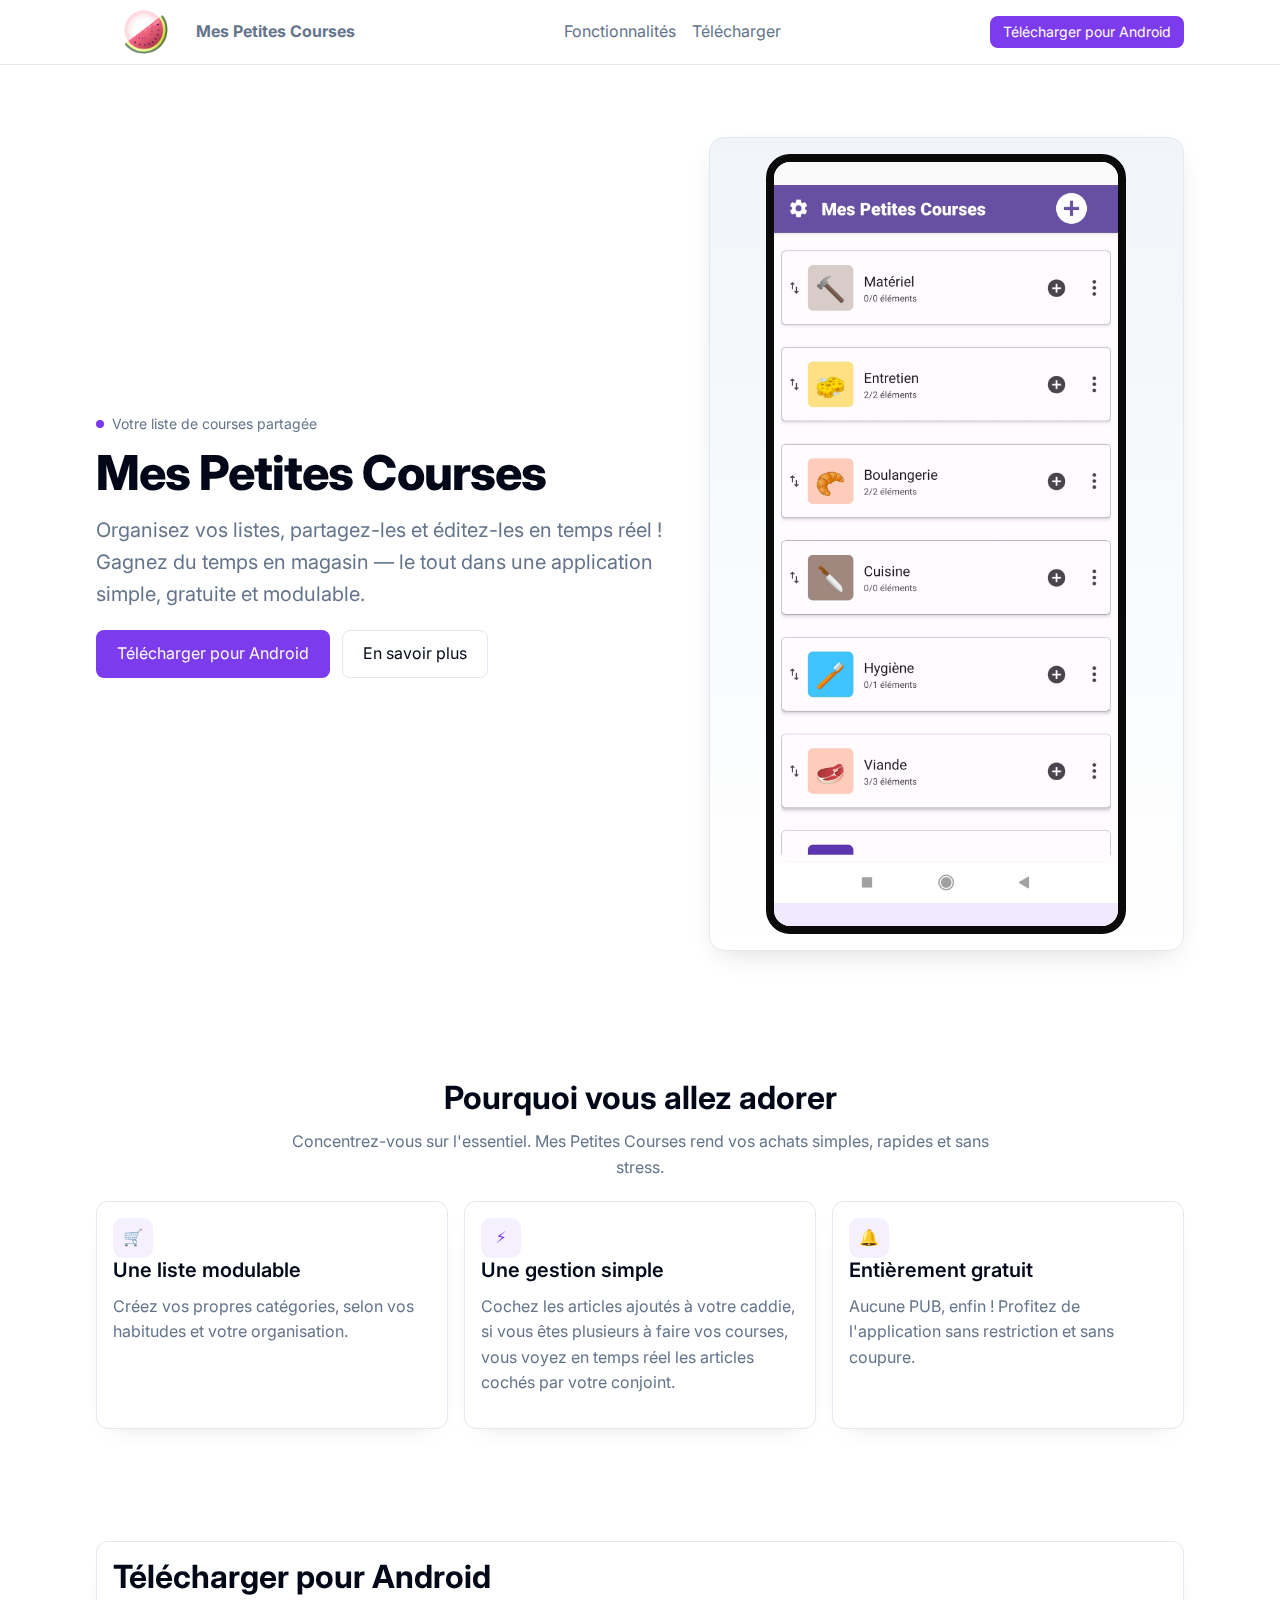
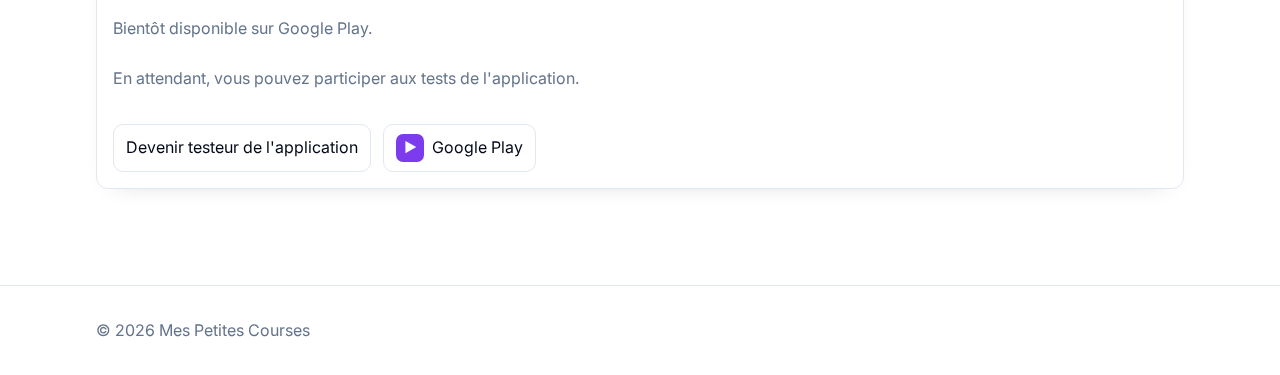
<file: index.html>
<!doctype html>
<html lang="fr">
<head>
  <meta charset="utf-8" />
  <meta name="viewport" content="width=device-width, initial-scale=1" />
  <title>Mes Petites Courses — Application Android</title>
  <meta name="description" content="Mes Petites Courses — Votre compagnon de courses simple, rapide et agréable." />
  <link rel="preconnect" href="https://fonts.googleapis.com">
  <link rel="preconnect" href="https://fonts.gstatic.com" crossorigin>
  <link href="https://fonts.googleapis.com/css2?family=Inter:wght@400;600;700;800&display=swap" rel="stylesheet">
  <link rel="stylesheet" href="./styles.css" />
  <script defer src="./include.js"></script>
</head>
<body>
  <div data-include="./comp-navbar.html"></div>
  <main>
    <div data-include="./comp-hero.html"></div>
    <div data-include="./comp-features.html"></div>
    <div data-include="./comp-download.html"></div>
  </main>
  <div data-include="./comp-footer.html"></div>
</body>
</html>
</file>
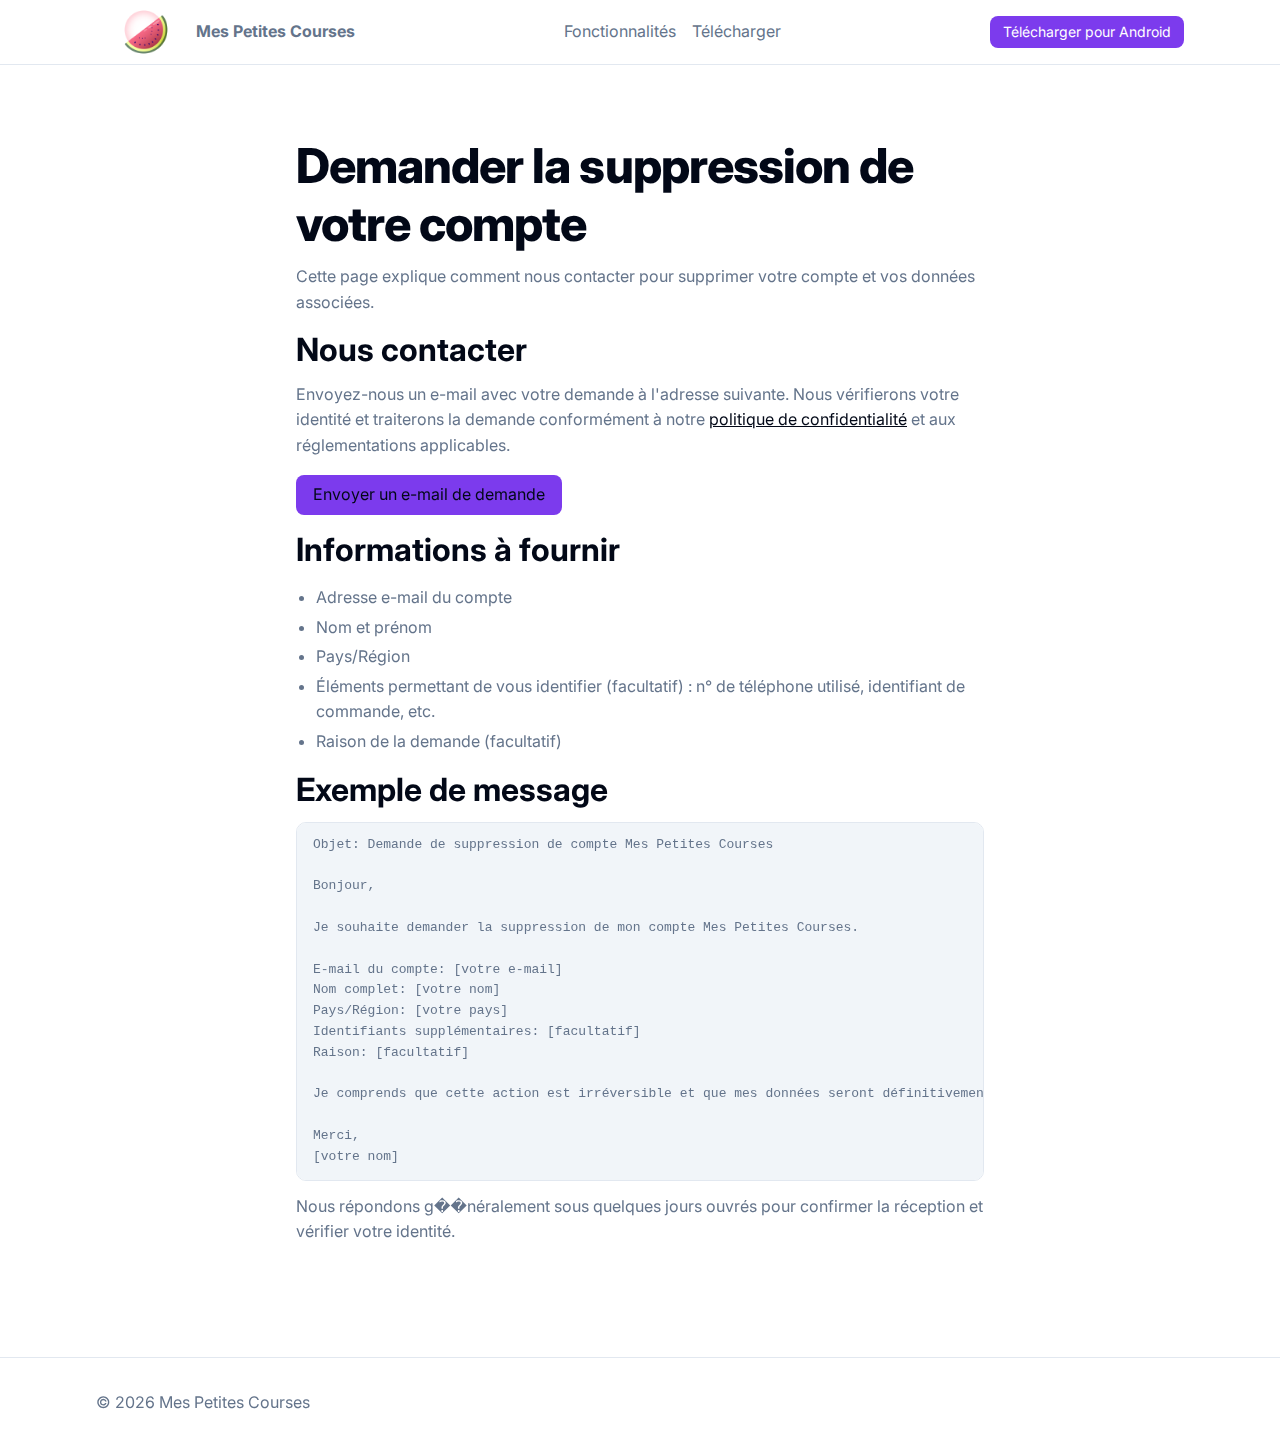
<file: contact-delete.html>
<!doctype html>
<html lang="fr">
<head>
  <meta charset="utf-8" />
  <meta name="viewport" content="width=device-width, initial-scale=1" />
  <title>Suppression de compte — Mes Petites Courses</title>
  <meta name="description" content="Contactez-nous pour demander la suppression de votre compte Mes Petites Courses conformément à notre politique de confidentialité." />
  <link rel="preconnect" href="https://fonts.googleapis.com">
  <link rel="preconnect" href="https://fonts.gstatic.com" crossorigin>
  <link href="https://fonts.googleapis.com/css2?family=Inter:wght@400;600;700;800&display=swap" rel="stylesheet">
  <link rel="stylesheet" href="./styles.css" />
  <script defer src="./include.js"></script>
</head>
<body>
  <div data-include="./comp-navbar.html"></div>

  <main class="section">
    <div class="container max-w-prose prose">
      <h1>Demander la suppression de votre compte</h1>
      <p class="muted">Cette page explique comment nous contacter pour supprimer votre compte et vos données associées.</p>

      <h2>Nous contacter</h2>
      <p>
        Envoyez-nous un e-mail avec votre demande à l'adresse suivante. Nous vérifierons votre identité et traiterons la demande conformément à notre
        <a href="./privacy.html">politique de confidentialité</a> et aux réglementations applicables.
      </p>
      <p>
        <a class="btn btn-primary" href="mailto:freelance.odienne@gmail.com?subject=Demande%20de%20suppression%20de%20compte%20Mes%20Petites%20Courses">
          Envoyer un e-mail de demande
        </a>
      </p>

      <h2>Informations à fournir</h2>
      <ul>
        <li>Adresse e-mail du compte</li>
        <li>Nom et prénom</li>
        <li>Pays/Région</li>
        <li>Éléments permettant de vous identifier (facultatif)&nbsp;: n° de téléphone utilisé, identifiant de commande, etc.</li>
        <li>Raison de la demande (facultatif)</li>
      </ul>

      <h2>Exemple de message</h2>
<pre>
Objet: Demande de suppression de compte Mes Petites Courses

Bonjour,

Je souhaite demander la suppression de mon compte Mes Petites Courses.

E-mail du compte: [votre e-mail]
Nom complet: [votre nom]
Pays/Région: [votre pays]
Identifiants supplémentaires: [facultatif]
Raison: [facultatif]

Je comprends que cette action est irréversible et que mes données seront définitivement supprimées.

Merci,
[votre nom]
</pre>

      <p class="muted">Nous répondons g��néralement sous quelques jours ouvrés pour confirmer la réception et vérifier votre identité.</p>
    </div>
  </main>

  <div data-include="./comp-footer.html"></div>
</body>
</html>
</file>
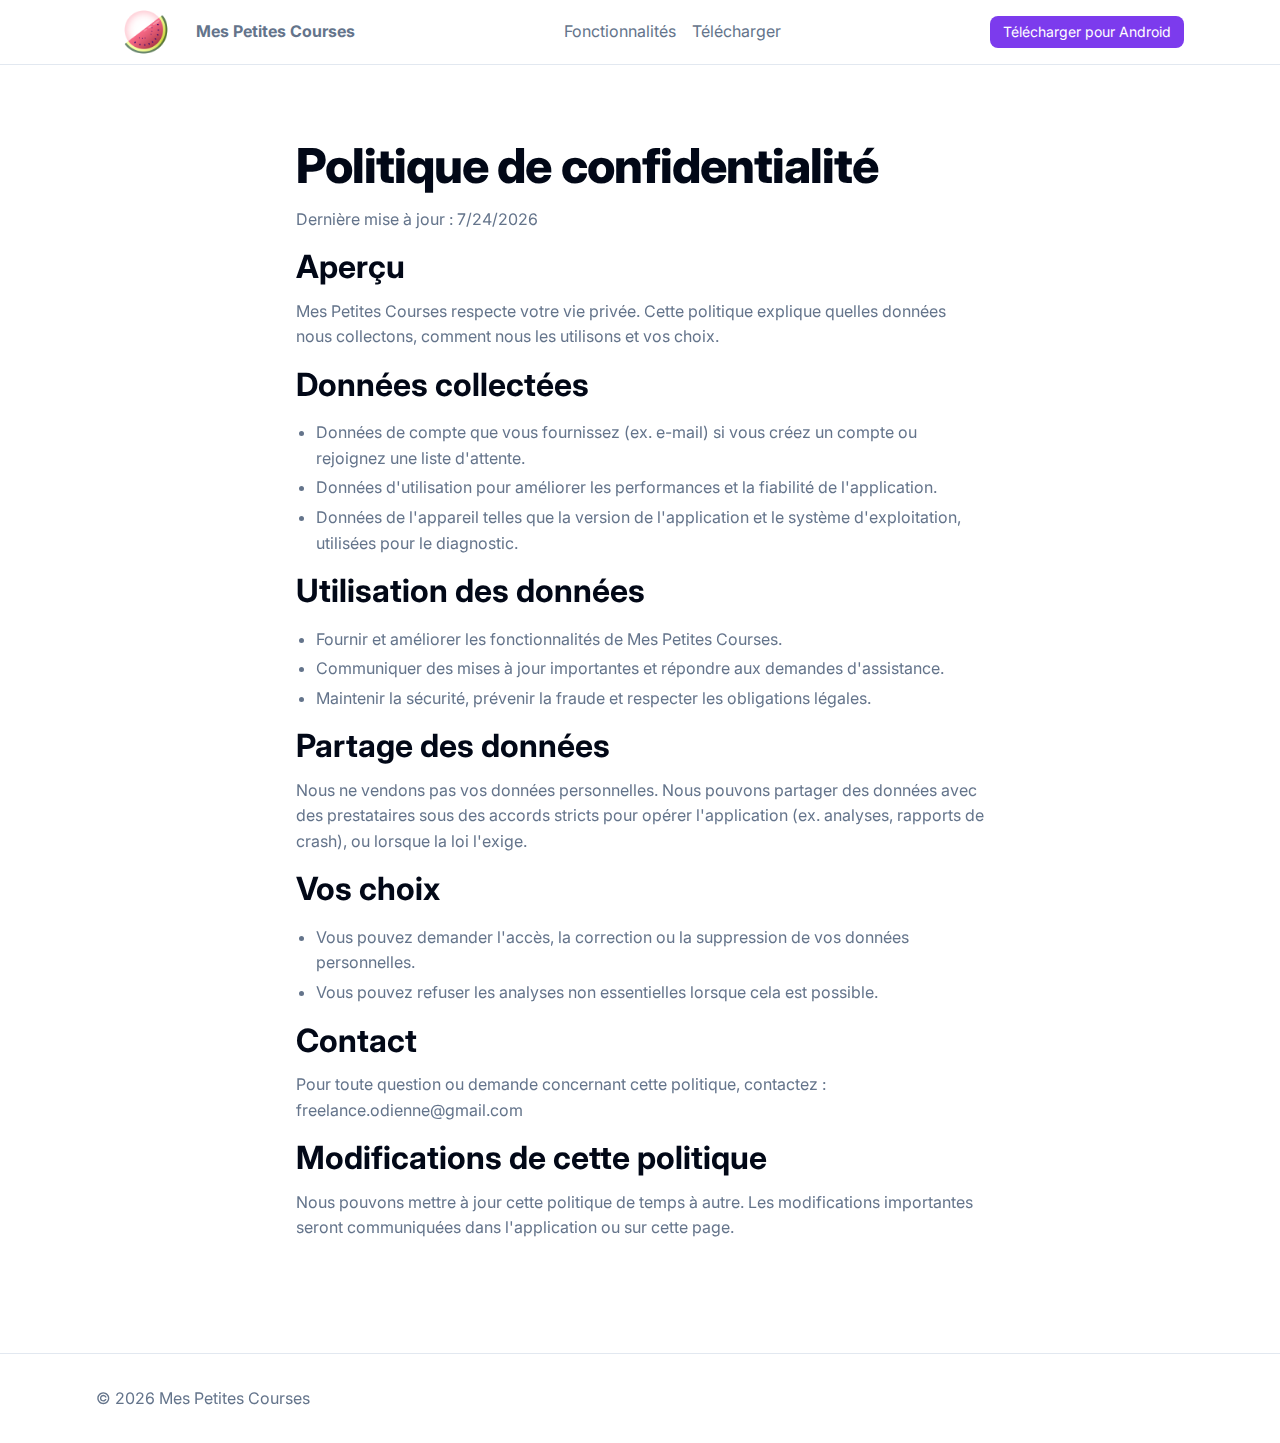
<file: privacy.html>
<!doctype html>
<html lang="fr">
<head>
  <meta charset="utf-8" />
  <meta name="viewport" content="width=device-width, initial-scale=1" />
  <title>Politique de confidentialité — Mes Petites Courses</title>
  <meta name="description" content="Politique de confidentialité de Mes Petites Courses." />
  <link rel="preconnect" href="https://fonts.googleapis.com">
  <link rel="preconnect" href="https://fonts.gstatic.com" crossorigin>
  <link href="https://fonts.googleapis.com/css2?family=Inter:wght@400;600;700;800&display=swap" rel="stylesheet">
  <link rel="stylesheet" href="./styles.css" />
  <script defer src="./include.js"></script>
</head>
<body>
  <div data-include="./comp-navbar.html"></div>

  <main class="section">
    <div class="container max-w-prose prose">
      <h1>Politique de confidentialité</h1>
      <p class="muted">Dernière mise à jour : <span id="last-updated"></span></p>

      <h2>Aperçu</h2>
      <p>Mes Petites Courses respecte votre vie privée. Cette politique explique quelles données nous collectons, comment nous les utilisons et vos choix.</p>

      <h2>Données collectées</h2>
      <ul>
        <li>Données de compte que vous fournissez (ex. e-mail) si vous créez un compte ou rejoignez une liste d'attente.</li>
        <li>Données d'utilisation pour améliorer les performances et la fiabilité de l'application.</li>
        <li>Données de l'appareil telles que la version de l'application et le système d'exploitation, utilisées pour le diagnostic.</li>
      </ul>

      <h2>Utilisation des données</h2>
      <ul>
        <li>Fournir et améliorer les fonctionnalités de Mes Petites Courses.</li>
        <li>Communiquer des mises à jour importantes et répondre aux demandes d'assistance.</li>
        <li>Maintenir la sécurité, prévenir la fraude et respecter les obligations légales.</li>
      </ul>

      <h2>Partage des données</h2>
      <p>Nous ne vendons pas vos données personnelles. Nous pouvons partager des données avec des prestataires sous des accords stricts pour opérer l'application (ex. analyses, rapports de crash), ou lorsque la loi l'exige.</p>

      <h2>Vos choix</h2>
      <ul>
        <li>Vous pouvez demander l'accès, la correction ou la suppression de vos données personnelles.</li>
        <li>Vous pouvez refuser les analyses non essentielles lorsque cela est possible.</li>
      </ul>

      <h2>Contact</h2>
      <p>Pour toute question ou demande concernant cette politique, contactez : freelance.odienne@gmail.com</p>

      <h2>Modifications de cette politique</h2>
      <p>Nous pouvons mettre à jour cette politique de temps à autre. Les modifications importantes seront communiquées dans l'application ou sur cette page.</p>
    </div>
  </main>

  <div data-include="./comp-footer.html"></div>
</body>
</html>
</file>
<file: styles.css>
/* Mes Petites Courses - Base Styles (shadcn-like tokens + light theme) */

/* CSS Variables inspired by shadcn/ui design tokens */
:root {
  --background: 0 0% 100%;
  --foreground: 222.2 84% 4.9%;

  --muted: 210 40% 96.1%;
  --muted-foreground: 215.4 16.3% 46.9%;

  --popover: 0 0% 100%;
  --popover-foreground: 222.2 84% 4.9%;

  --card: 0 0% 100%;
  --card-foreground: 222.2 84% 4.9%;

  --border: 214.3 31.8% 91.4%;
  --input: 214.3 31.8% 91.4%;

  /* Primary: deep purple */
  --primary: 262 83% 58%;
  --primary-foreground: 210 40% 98%;

  --secondary: 210 40% 96.1%;
  --secondary-foreground: 222.2 47.4% 11.2%;

  --accent: 210 40% 96.1%;
  --accent-foreground: 222.2 47.4% 11.2%;

  --destructive: 0 84.2% 60.2%;
  --destructive-foreground: 210 40% 98%;

  --ring: 262 83% 58%;
  --radius: 0.75rem; /* 12px */
}

/* Reset-ish */
* { box-sizing: border-box; }
html { -webkit-text-size-adjust: 100%; }
html, body { height: 100%; }
body {
  margin: 0;
  background-color: hsl(var(--background));
  color: hsl(var(--foreground));
  font-family: Inter, ui-sans-serif, system-ui, -apple-system, Segoe UI, Roboto, Helvetica, Arial, "Apple Color Emoji", "Segoe UI Emoji";
  line-height: 1.6;
}
img { max-width: 100%; height: auto; display: block; }
a { color: inherit; text-decoration: none; }
button { font: inherit; }

.container {
  max-width: 1120px;
  margin: 0 auto;
  padding: 0 1rem;
}

/* Typography */
h1, h2, h3 { line-height: 1.2; margin: 0 0 0.75rem; }
h1 { font-size: clamp(2rem, 1.2rem + 2.5vw, 3rem); font-weight: 800; letter-spacing: -0.02em; }
h2 { font-size: clamp(1.5rem, 1.1rem + 1.5vw, 2rem); font-weight: 700; }
h3 { font-size: 1.25rem; font-weight: 600; }
p { margin: 0 0 1rem; color: hsl(var(--muted-foreground)); }

.lead { font-size: clamp(1.05rem, 0.95rem + 0.5vw, 1.25rem); color: hsl(var(--muted-foreground)); }
.muted { color: hsl(var(--muted-foreground)); }

/* Navbar */
.navbar {
  position: sticky;
  top: 0;
  z-index: 30;
  background-color: hsl(var(--background));
  border-bottom: 1px solid hsl(var(--border));
  backdrop-filter: saturate(180%) blur(6px);
}
.navbar-inner {
  display: flex;
  align-items: center;
  justify-content: space-between;
  height: 64px;
}
.brand {
  display: inline-flex; align-items: center; font-weight: 700;
}
.brand .logo img {
  width: 100px; height: 100px; border-radius: 3px;
}
.nav-links { display: none; gap: 1rem; }
.nav-cta { display: none; }

@media (min-width: 768px) {
  .nav-links { display: inline-flex; }
  .nav-cta { display: inline-flex; }
}

.navbar a { color: hsl(var(--muted-foreground)); }
.navbar a:hover { color: hsl(var(--foreground)); }

/* Ensure primary button text in navbar is pure white */
.navbar .btn-primary { color: #fff; }

/* Hero */
.hero { padding: 72px 0; }
.hero-grid {
  display: grid;
  grid-template-columns: 1fr;
  gap: 2rem;
}
.hero .eyebrow { display: inline-flex; align-items: center; gap: 0.5rem; font-size: 0.875rem; color: hsl(var(--muted-foreground)); }
.hero .eyebrow .dot { width: 8px; height: 8px; border-radius: 999px; background: hsl(var(--primary)); display: inline-block; }
.hero-title { margin-top: 0.5rem; }
.hero-actions { display: flex; gap: 0.75rem; flex-wrap: wrap; margin-top: 1.25rem; }
.hero-media {
  border: 1px solid hsl(var(--border));
  background: linear-gradient(180deg, hsl(var(--muted)) 0%, white 100%);
  border-radius: calc(var(--radius) * 1.25);
  padding: 1rem; 
  box-shadow: 0 10px 30px -12px hsl(var(--foreground) / 0.18);
}
.hero-media .device {
  width: min(360px, 100%);
  aspect-ratio: 9 / 19.5;
  border-radius: 24px;
  border: 8px solid #0a0a0a;
  margin: 0 auto;
  background: white;
  overflow: hidden;
}
.hero-media .device .screen {
  height: 100%;
  background: linear-gradient(180deg, #fafafa 0%, #f0e9ff 100%);
  display: grid; place-items: center; color: #6d28d9; font-weight: 700;
}

@media (min-width: 992px) {
  .hero-grid { grid-template-columns: 1.1fr 0.9fr; align-items: center; }
}

/* Grid utilities */
.grid { display: grid; gap: 1rem; }
.grid-3 { grid-template-columns: repeat(1, minmax(0, 1fr)); }
@media (min-width: 768px) { .grid-3 { grid-template-columns: repeat(3, minmax(0, 1fr)); } }

/* Card */
.card {
  background-color: hsl(var(--card));
  color: hsl(var(--card-foreground));
  border: 1px solid hsl(var(--border));
  border-radius: var(--radius);
  box-shadow: 0 10px 25px -20px hsl(var(--foreground) / 0.25);
}
.card-body { padding: 1rem; }
.card-header { padding: 1rem 1rem 0; font-weight: 600; }
.card-footer { padding: 0 1rem 1rem; }

.badge {
  display: inline-flex;
  align-items: center;
  gap: 0.5rem;
  font-size: 0.75rem;
  padding: 0.25rem 0.5rem;
  border-radius: 999px;
  border: 1px solid hsl(var(--border));
  background: hsl(var(--secondary));
  color: hsl(var(--secondary-foreground));
}

/* Buttons */
.btn { 
  display: inline-flex; align-items: center; justify-content: center; gap: 0.5rem;
  height: 40px; padding: 0 1rem; border-radius: calc(var(--radius) - 4px);
  border: 1px solid transparent; cursor: pointer; user-select: none;
  background: hsl(var(--secondary)); color: hsl(var(--secondary-foreground));
  transition: background-color .15s ease, border-color .15s ease, color .15s ease, transform .05s ease;
}
.btn:active { transform: translateY(1px); }
.btn:hover { background: hsl(var(--accent)); }

.btn-primary { background: hsl(var(--primary)); color: hsl(var(--primary-foreground)); }
.btn-primary:hover { background: hsl(var(--primary) / 0.92); }

.btn-outline { background: transparent; border-color: hsl(var(--border)); color: hsl(var(--foreground)); }
.btn-outline:hover { background: hsl(var(--muted)); }

.btn-ghost { background: transparent; color: hsl(var(--foreground)); }
.btn-ghost:hover { background: hsl(var(--muted)); }

.btn-lg { height: 48px; padding: 0 1.25rem; }
.btn-sm { height: 32px; padding: 0 0.75rem; font-size: 0.875rem; }

/* Sections */
.section { padding: 56px 0; }
.section-header { margin-bottom: 1.25rem; text-align: center; }
.section-subtitle { max-width: 720px; margin: 0.5rem auto 0; }

/* Feature list */
.feature { display: grid; gap: 0.5rem; }
.feature-icon {
  width: 40px; height: 40px; border-radius: 10px; display: inline-grid; place-items: center;
  background: hsl(var(--primary) / 0.08); color: hsl(var(--primary));
}

/* Footer */
.footer { border-top: 1px solid hsl(var(--border)); padding: 32px 0; margin-top: 40px; color: hsl(var(--muted-foreground)); }
.footer a { color: inherit; }
.footer a:hover { color: hsl(var(--foreground)); }

/* Forms */
.input {
  width: 100%; height: 40px; padding: 0 0.75rem; border-radius: calc(var(--radius) - 4px);
  border: 1px solid hsl(var(--input)); background: white; color: inherit;
}
.input:focus { outline: none; box-shadow: 0 0 0 4px hsl(var(--ring) / 0.12), 0 0 0 1px hsl(var(--ring)); }

/* Focus-visible */
:focus-visible { outline: 2px solid hsl(var(--ring)); outline-offset: 2px; border-radius: 6px; }

/* Utilities */
.max-w-prose { max-width: 72ch; }
.center { text-align: center; }
.stack { display: grid; gap: 0.5rem; }
.stack-md { display: grid; gap: 1rem; }
.stack-lg { display: grid; gap: 1.5rem; }

/* Download badges (placeholder) */
.store-badges { display: flex; gap: 0.75rem; flex-wrap: wrap; }
.store-badge { height: 48px; padding: 0 0.75rem; border: 1px solid hsl(var(--border)); border-radius: 10px; display: inline-flex; align-items: center; gap: 0.5rem; background: white; }
.store-badge .badge-mark { width: 28px; height: 28px; border-radius: 7px; background: hsl(var(--primary)); color: hsl(var(--primary-foreground)); display: grid; place-items: center; font-size: 0.85rem; font-weight: 700; }

/* Privacy content */
.prose { color: hsl(var(--muted-foreground)); }
.prose h1, .prose h2, .prose h3 { margin-top: 1rem; color: hsl(var(--foreground)); }
.prose p { color: hsl(var(--muted-foreground)); }
.prose ul { padding-left: 1.25rem; }
.prose li { margin: 0.25rem 0; color: hsl(var(--muted-foreground)); }
.prose a { color: hsl(var(--foreground)); text-decoration: underline; }
.prose a:hover { opacity: 0.85; }
.prose .btn { text-decoration: none; }
.prose pre { padding: 0.75rem 1rem; background: hsl(var(--muted)); border: 1px solid hsl(var(--border)); border-radius: calc(var(--radius) - 2px); overflow: auto; }
</file>
